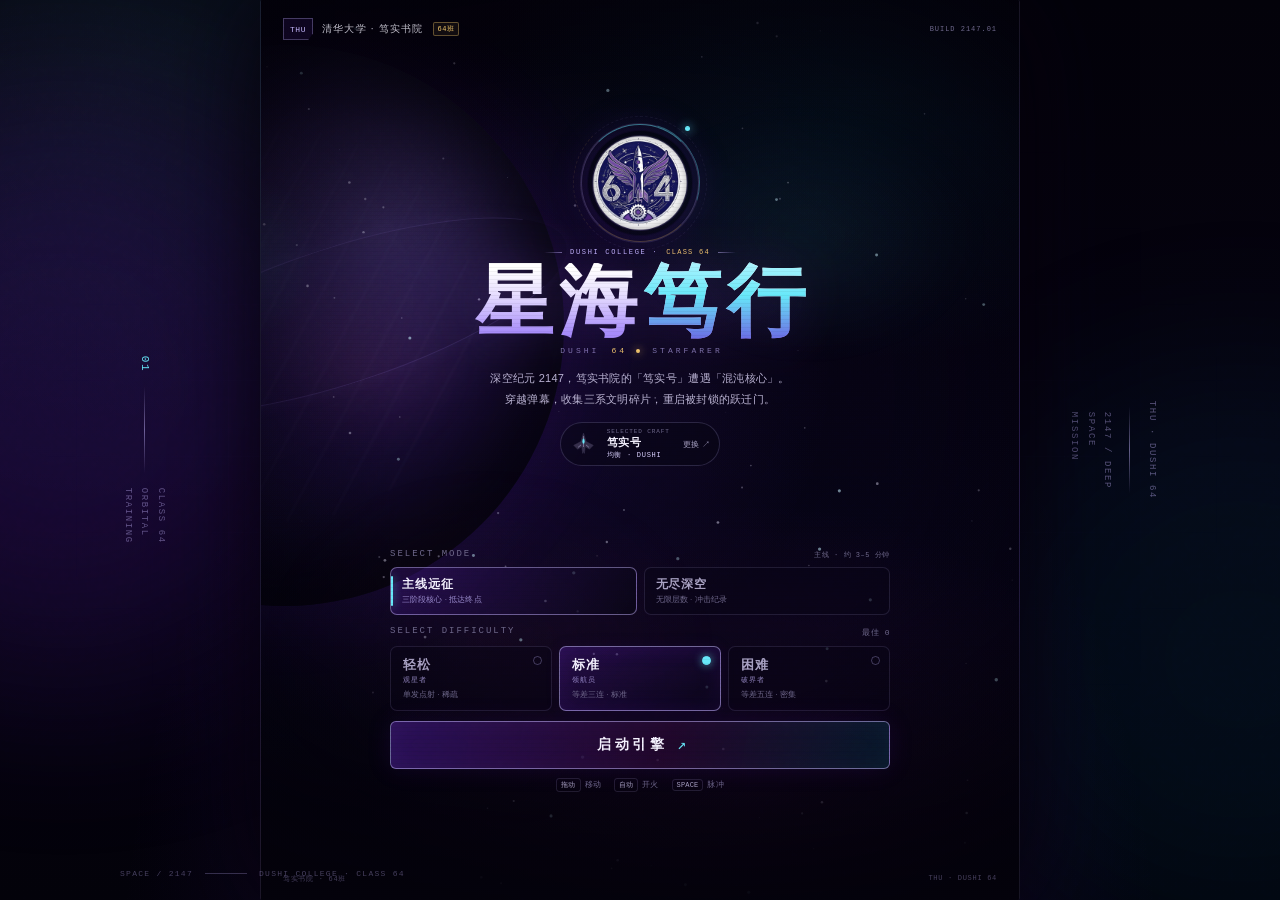
<file: index.html>
<!doctype html>
<html lang="zh-CN">
<head>
  <meta charset="utf-8">
  <meta name="viewport" content="width=device-width, initial-scale=1, viewport-fit=cover, user-scalable=no">
  <meta name="theme-color" content="#05030f">
  <meta name="description" content="笃实书院64班特色小游戏《星海笃行》——躲避弹幕，收集三系知识，击败混沌核心，抵达跃迁终点。">
  <meta name="application-name" content="星海笃行64班">
  <meta name="apple-mobile-web-app-capable" content="yes">
  <meta name="mobile-web-app-capable" content="yes">
  <meta name="apple-mobile-web-app-status-bar-style" content="black-translucent">
  <meta name="apple-mobile-web-app-title" content="星海笃行 · 64班">
  <meta name="format-detection" content="telephone=no">
  <meta property="og:type" content="website">
  <meta property="og:locale" content="zh_CN">
  <meta property="og:site_name" content="笃实书院64班">
  <meta property="og:title" content="星海笃行 · 笃实书院64班">
  <meta property="og:description" content="笃实书院64班特色小游戏：选择战机，穿越弹幕，收集三系知识，击败混沌核心。支持手机与桌面浏览器。">
  <meta name="twitter:card" content="summary">
  <meta name="twitter:title" content="星海笃行 · 笃实书院64班">
  <meta name="twitter:description" content="笃实书院64班特色小游戏：选择战机，穿越弹幕，收集三系知识，击败混沌核心。">
  <title>星海笃行 · 笃实书院64班</title>
  <link rel="icon" href="data:image/svg+xml,%3Csvg xmlns='http://www.w3.org/2000/svg' viewBox='0 0 64 64'%3E%3Crect width='64' height='64' rx='14' fill='%2305030f'/%3E%3Ccircle cx='32' cy='32' r='22' fill='none' stroke='%23a78bfa' stroke-width='2'/%3E%3Ctext x='32' y='41' text-anchor='middle' font-size='28' fill='%2367e8f9'%3E%E7%AC%83%3C/text%3E%3C/svg%3E">
  <link rel="stylesheet" href="styles.css">
</head>
<body>
  <div class="site">
    <div class="site-glow site-glow-a" aria-hidden="true"></div>
    <div class="site-glow site-glow-b" aria-hidden="true"></div>
    <div class="site-grid" aria-hidden="true"></div>

    <aside class="side-meta side-meta-left" aria-hidden="true">
      <span class="side-index">01</span>
      <span class="side-rule"></span>
      <span>CLASS 64<br>ORBITAL<br>TRAINING</span>
    </aside>

    <aside class="side-meta side-meta-right" aria-hidden="true">
      <span>THU · DUSHI 64</span>
      <span class="side-rule"></span>
      <span>2147 / DEEP<br>SPACE<br>MISSION</span>
    </aside>

    <main id="frame" aria-label="星海笃行游戏画面">
      <canvas id="game" aria-label="太空射击游戏画布"></canvas>
      <div class="planet" aria-hidden="true"></div>
      <div class="nebula" aria-hidden="true"></div>
      <div class="frame-grid" aria-hidden="true"></div>
      <div class="vignette" aria-hidden="true"></div>
      <div class="scanlines" aria-hidden="true"></div>
      <div id="damage-flash" aria-hidden="true"></div>

      <div id="hud" class="hud" hidden>
        <header class="hud-top">
          <div class="hud-score">
            <span class="micro">SCORE</span>
            <strong id="score-value">000000</strong>
          </div>
          <div class="hud-tools">
            <div class="hud-meta">
              <span id="diff-pill">标准</span>
              <span id="time-value">00:00</span>
            </div>
            <button class="icon-btn" id="btn-sound" type="button" aria-label="切换声音" aria-pressed="true">
              <svg class="icon-sound-on" viewBox="0 0 24 24" aria-hidden="true"><path d="M4 9v6h4l5 4V5L8 9H4Z"/><path d="M16.5 8.5a5 5 0 0 1 0 7"/><path d="M19 6a8.5 8.5 0 0 1 0 12"/></svg>
              <svg class="icon-sound-off" viewBox="0 0 24 24" aria-hidden="true"><path d="M4 9v6h4l5 4V5L8 9H4Z"/><path d="m16 9 5 6M21 9l-5 6"/></svg>
            </button>
            <button class="icon-btn" id="btn-pause" type="button" aria-label="暂停游戏">
              <svg viewBox="0 0 24 24" aria-hidden="true"><path d="M8 5v14M16 5v14"/></svg>
            </button>
          </div>
        </header>

        <div class="hud-class" aria-hidden="true">
          <span class="hud-class-icon"></span>
          <span class="hud-class-label">DUSHI 64</span>
        </div>

        <div id="boss-ui" class="boss-ui" hidden>
          <div class="boss-caption">
            <span class="boss-warning">TARGET LOCKED</span>
            <span id="boss-phase">航天协议</span>
            <span id="boss-hp-text">100%</span>
          </div>
          <div class="boss-track" role="progressbar" aria-label="Boss 生命值" aria-valuemin="0" aria-valuemax="100" aria-valuenow="100">
            <div id="boss-fill" class="boss-fill"></div>
            <i class="boss-tick boss-tick-a"></i>
            <i class="boss-tick boss-tick-b"></i>
          </div>
        </div>

        <div id="power-rail" class="power-rail" aria-label="三系强化等级">
          <div class="power-chip power-aero">
            <span class="power-icon" aria-hidden="true">
              <svg viewBox="0 0 24 24"><path d="M12 2c3.4 2.8 5 6.6 5 11l-2.2 2.2H9.2L7 13c0-4.4 1.6-8.2 5-11Z"/><path d="M8 15.5 5.5 19l1 1.2 3.8-2M16 15.5l2.5 3.5-1 1.2-3.8-2"/><circle cx="12" cy="9" r="1.7"/></svg>
            </span>
            <span class="power-copy"><b>航空航天</b><span class="pips" id="pips-aero"></span></span>
            <span class="power-lv" id="lvl-aero">0</span>
          </div>
          <div class="power-chip power-code">
            <span class="power-icon power-icon-code" aria-hidden="true">&lt;/&gt;</span>
            <span class="power-copy"><b>软件学院</b><span class="pips" id="pips-code"></span></span>
            <span class="power-lv" id="lvl-code">0</span>
          </div>
          <div class="power-chip power-ie">
            <span class="power-icon" aria-hidden="true">
              <svg viewBox="0 0 24 24"><circle cx="12" cy="12" r="3.1"/><path d="M12 2.5v3M12 18.5v3M2.5 12h3M18.5 12h3M5.3 5.3l2.1 2.1M16.6 16.6l2.1 2.1M18.7 5.3l-2.1 2.1M7.4 16.6l-2.1 2.1"/></svg>
            </span>
            <span class="power-copy"><b>工业工程系</b><span class="pips" id="pips-ie"></span></span>
            <span class="power-lv" id="lvl-ie">0</span>
          </div>
        </div>

        <div class="bottom-hud">
          <div class="integrity">
            <div class="integrity-caption"><span>结构完整度</span><span id="hp-text">3 / 3</span></div>
            <div class="hp-pips" id="hp-pips" aria-label="生命值"></div>
            <div class="shield-line">
              <span>算法护盾</span>
              <div class="shield-pips" id="shield-pips" aria-label="护盾值"></div>
            </div>
          </div>

          <button id="bomb-btn" class="bomb-btn" type="button" aria-label="释放笃实脉冲，当前充能 0%">
            <span class="bomb-ring" aria-hidden="true"></span>
            <span class="bomb-core">
              <svg viewBox="0 0 24 24" aria-hidden="true"><path d="m12 2 2.2 6.1L21 10l-5.4 3.5L17 21l-5-3.8L7 21l1.4-7.5L3 10l6.8-1.9L12 2Z"/></svg>
              <b>脉冲</b>
            </span>
            <span class="bomb-charge" id="bomb-charge">0%</span>
          </button>
        </div>

        <div id="hint" class="hint">按住任意位置拖动 · 自动开火 · 收集三系徽章</div>

        <div id="boss-banner" class="boss-banner" hidden>
          <span class="banner-micro">WARNING</span>
          <strong>混沌核心 · 信号接入</strong>
          <span class="banner-sub">三系协议失序 / 准备规避</span>
        </div>

        <div id="knowledge-card" class="knowledge-card" role="status" aria-live="polite" hidden>
          <div class="knowledge-top">
            <span id="knowledge-dept">航天档案</span>
            <span id="knowledge-num">01 / 12</span>
          </div>
          <h3 id="knowledge-title">第一宇宙速度</h3>
          <p id="knowledge-text">约 7.9 km/s，是贴近地球表面做圆周运动所需的速度。</p>
          <span id="knowledge-gain" class="knowledge-gain">火力 +1</span>
        </div>

        <div id="stage-banner" class="stage-banner" hidden>
          <span id="stage-kicker">航段 01</span>
          <strong id="stage-title">外环星域</strong>
          <span id="stage-sub">保持航向 · 收集文明碎片</span>
        </div>
      </div>

      <section id="screen-title" class="screen title-screen" aria-labelledby="game-title">
        <div class="title-top">
          <div class="brand">
            <span class="brand-glyph">THU</span>
            <span>清华大学 · 笃实书院</span>
            <span class="brand-class">64班</span>
          </div>
          <span class="build-tag">BUILD 2147.01</span>
        </div>

        <div class="hero">
          <div class="seal" aria-hidden="true">
            <span class="seal-badge"></span>
            <span class="seal-ring seal-ring-a"></span>
            <span class="seal-ring seal-ring-b"></span>
            <i class="seal-satellite"></i>
          </div>
          <p class="kicker"><span></span> DUSHI COLLEGE · <em class="kicker-class">CLASS 64</em> <span></span></p>
          <h1 id="game-title">星海<span>笃行</span></h1>
          <div class="title-en">DUSHI <b>64</b> <i></i> STARFARER</div>
          <p class="lede">深空纪元 2147，笃实书院的「笃实号」遭遇「混沌核心」。<br>穿越弹幕，收集三系文明碎片，重启被封锁的跃迁门。</p>

          <button id="btn-ship" class="ship-chip" type="button" aria-haspopup="dialog">
            <span class="ship-chip-icon" id="ship-chip-icon" aria-hidden="true"></span>
            <span class="ship-chip-copy">
              <small>SELECTED CRAFT</small>
              <strong id="ship-chip-name">笃实号</strong>
              <em id="ship-chip-role">均衡</em>
            </span>
            <span class="ship-chip-action">更换 ↗</span>
          </button>
        </div>

        <div class="launch-panel">
          <div class="difficulty-head mode-head">
            <span class="micro">SELECT MODE</span>
            <span id="mode-note">主线 · 约 3–5 分钟</span>
          </div>

          <div class="mode-switch" id="mode-switch" role="radiogroup" aria-label="选择游戏模式">
            <button class="mode-option is-selected" type="button" data-mode="campaign" role="radio" aria-checked="true">
              <span class="mode-name">主线远征</span>
              <span class="mode-desc">三阶段核心 · 抵达终点</span>
            </button>
            <button class="mode-option" type="button" data-mode="endless" role="radio" aria-checked="false">
              <span class="mode-name">无尽深空</span>
              <span class="mode-desc">无限层数 · 冲击纪录</span>
            </button>
          </div>

          <div class="difficulty-head">
            <span class="micro">SELECT DIFFICULTY</span>
            <span id="best-score">最佳记录 0</span>
          </div>

          <div class="difficulty-grid" id="difficulty-grid" role="radiogroup" aria-label="选择游戏难度">
            <button class="difficulty-option" type="button" data-difficulty="easy" role="radio" aria-checked="false">
              <span class="diff-orbit" aria-hidden="true"></span>
              <span class="diff-name">轻松</span>
              <span class="diff-grade">观星者</span>
              <span class="diff-desc">单发点射 · 稀疏</span>
            </button>
            <button class="difficulty-option is-selected" type="button" data-difficulty="normal" role="radio" aria-checked="true">
              <span class="diff-orbit" aria-hidden="true"></span>
              <span class="diff-name">标准</span>
              <span class="diff-grade">领航员</span>
              <span class="diff-desc">等差三连 · 标准</span>
            </button>
            <button class="difficulty-option" type="button" data-difficulty="hard" role="radio" aria-checked="false">
              <span class="diff-orbit" aria-hidden="true"></span>
              <span class="diff-name">困难</span>
              <span class="diff-grade">破界者</span>
              <span class="diff-desc">等差五连 · 密集</span>
            </button>
          </div>

          <button id="btn-launch" class="launch-btn" type="button">
            <span class="launch-label" id="launch-label">启动引擎</span>
            <span class="launch-arrow" aria-hidden="true">↗</span>
          </button>

          <div class="controls-line">
            <span><i class="key">拖动</i> 移动</span>
            <span><i class="key">自动</i> 开火</span>
            <span><i class="key">SPACE</i> 脉冲</span>
          </div>
        </div>

        <footer class="title-foot">
          <span data-class-name>笃实书院 · 64班</span>
          <span>THU · DUSHI 64</span>
        </footer>
      </section>

      <section id="screen-pause" class="screen overlay" hidden aria-labelledby="pause-title">
        <div class="pause-panel panel">
          <span class="panel-kicker">DUSHI 64 · SIGNAL SUSPENDED</span>
          <h2 id="pause-title">航行暂停</h2>
          <p class="panel-copy">宇宙仍在呼吸，弹幕暂时静止。</p>
          <div class="control-list">
            <div><span>移动</span><b>拖动 / WASD / 方向键</b></div>
            <div><span>脉冲</span><b>SPACE / 右下按钮</b></div>
            <div><span>暂停</span><b>ESC / P</b></div>
            <div><span>静音</span><b>M</b></div>
          </div>
          <div class="panel-actions">
            <button id="btn-resume" class="btn-primary" type="button">继续航行</button>
            <button id="btn-restart-pause" class="btn-ghost" type="button">重新开始</button>
            <button id="btn-home-pause" class="btn-text" type="button">返回星港</button>
          </div>
        </div>
      </section>

      <section id="screen-result" class="screen overlay" hidden aria-labelledby="result-title">
        <div class="result-panel panel">
          <div class="result-head">
            <span id="result-kicker" class="panel-kicker">MISSION REPORT</span>
            <span id="result-status" class="result-status">SIGNAL LOST</span>
          </div>
          <h2 id="result-title">航行终止</h2>
          <p id="result-subtitle" class="panel-copy">混沌核心仍在呼吸。整理航迹，再次出发。</p>

          <div class="result-score">
            <span>本次航迹得分</span>
            <strong id="result-score">0</strong>
            <span id="result-best">最佳 0</span>
          </div>

          <div class="result-stats">
            <div><span>航行时间</span><b id="stat-time">00:00</b></div>
            <div><span>击毁目标</span><b id="stat-kills">0</b></div>
            <div><span>收集碎片</span><b id="stat-pickups">0</b></div>
            <div><span>擦弹次数</span><b id="stat-graze">0</b></div>
            <div id="stat-layer-cell" hidden><span>深空层数</span><b id="stat-layer">1</b></div>
          </div>

          <div class="result-disciplines">
            <span id="result-ship" class="result-ship">战机 · 笃实号</span>
            <span class="power-aero">航空航天 <b id="result-aero">0</b></span>
            <span class="power-code">软件学院 <b id="result-code">0</b></span>
            <span class="power-ie">工业工程系 <b id="result-ie">0</b></span>
          </div>

          <div id="result-cert" class="result-cert" hidden>
            <span class="cert-seal" aria-hidden="true"></span>
            <div>
              <span id="cert-owner">笃实书院 · 64班</span>
              <strong>深空航行纪念</strong>
              <p id="cert-line">已抵达跃迁终点 · 混沌核心已清除</p>
            </div>
          </div>

          <div id="result-knowledge" class="result-knowledge" hidden>
            <div class="result-knowledge-head">
              <span>本局知识档案</span>
              <span id="result-knowledge-count">0 张</span>
            </div>
            <div id="result-knowledge-list" class="result-knowledge-list"></div>
          </div>

          <div class="panel-actions result-actions">
            <button id="btn-again" class="btn-primary" type="button">再次出航</button>
            <button id="btn-home" class="btn-ghost" type="button">返回星港</button>
          </div>
        </div>
      </section>

      <section id="screen-ship" class="screen overlay ship-screen" hidden aria-labelledby="ship-title">
        <div class="ship-panel panel">
          <div class="result-head">
            <span class="panel-kicker">HANGAR / CRAFT SELECT</span>
            <span class="build-tag">04 AIRFRAMES</span>
          </div>
          <h2 id="ship-title">选择战机</h2>
          <p class="panel-copy">不同机体拥有独立的火力、结构与护盾配置。</p>
          <div id="ship-grid" class="ship-grid" role="radiogroup" aria-label="选择战机"></div>
          <div class="panel-actions result-actions">
            <button id="btn-ship-confirm" class="btn-primary" type="button">确认战机</button>
            <button id="btn-ship-close" class="btn-ghost" type="button">返回</button>
          </div>
        </div>
      </section>

      <div id="rotate-tip" class="rotate-tip" hidden>
        <span>为获得更好的弹幕视野，建议竖屏游玩</span>
      </div>
    </main>

    <div class="side-note" aria-hidden="true">
      <span>SPACE / 2147</span>
      <i></i>
      <span>DUSHI COLLEGE · CLASS 64</span>
    </div>
  </div>

  <script src="game.js" defer></script>
</body>
</html>
</file>
<file: styles.css>
/* =========================================================
   星海笃行 · Dushi Starfarer
   Visual system: deep-space neon / Tsinghua violet
   ========================================================= */

:root {
  --ink: #05030f;
  --ink-2: #090618;
  --ink-3: #0e0a22;
  --text: #f5f2ff;
  --muted: #a9a2c4;
  --faint: #6f688c;
  --violet: #a78bfa;
  --violet-bright: #c4b5fd;
  --violet-deep: #6d28d9;
  --thu: #8b1a8f;
  --cyan: #67e8f9;
  --cyan-soft: #a5f3fc;
  --gold: #f5c96b;
  --rose: #fb7185;
  --orange: #fb923c;
  --line: rgba(196, 181, 253, .16);
  --line-strong: rgba(196, 181, 253, .34);
  --glass: rgba(12, 9, 28, .68);
  --glass-heavy: rgba(8, 6, 20, .9);
  --font-sans: "Noto Sans SC", "PingFang SC", "Microsoft YaHei", "Segoe UI", sans-serif;
  --font-display: "Noto Sans SC", "PingFang SC", "Microsoft YaHei", sans-serif;
  --font-mono: "Cascadia Code", "SFMono-Regular", Consolas, "Liberation Mono", monospace;
  --safe-top: env(safe-area-inset-top, 0px);
  --safe-bottom: env(safe-area-inset-bottom, 0px);
  --ease-out: cubic-bezier(.16, 1, .3, 1);
  --class-badge-img: url("assets/brand/class64-badge.png");
}

* { box-sizing: border-box; }

html, body {
  height: 100%;
  margin: 0;
  overflow: hidden;
  background: var(--ink);
  color: var(--text);
  overscroll-behavior: none;
}

body {
  font-family: var(--font-sans);
  -webkit-font-smoothing: antialiased;
  -webkit-tap-highlight-color: transparent;
  -webkit-touch-callout: none;
  -webkit-user-select: none;
  user-select: none;
}

button { font: inherit; color: inherit; }
button:focus-visible { outline: 2px solid var(--cyan); outline-offset: 3px; }
[hidden] { display: none !important; }

.site {
  position: relative;
  width: 100%;
  height: 100%;
  display: grid;
  place-items: center;
  isolation: isolate;
  background:
    radial-gradient(ellipse at 50% 115%, rgba(109, 40, 217, .20), transparent 58%),
    radial-gradient(ellipse at 12% 6%, rgba(103, 232, 249, .07), transparent 38%),
    linear-gradient(180deg, #03020a 0%, #060310 50%, #03020a 100%);
}

.site::before {
  content: "";
  position: fixed;
  inset: 0;
  background-image: url("data:image/svg+xml,%3Csvg viewBox='0 0 160 160' xmlns='http://www.w3.org/2000/svg'%3E%3Cfilter id='n'%3E%3CfeTurbulence type='fractalNoise' baseFrequency='.9' numOctaves='2' stitchTiles='stitch'/%3E%3C/filter%3E%3Crect width='100%25' height='100%25' filter='url(%23n)' opacity='.16'/%3E%3C/svg%3E");
  opacity: .22;
  pointer-events: none;
  z-index: 9;
  mix-blend-mode: soft-light;
}

.site-glow {
  position: fixed;
  width: 46vw;
  height: 46vw;
  min-width: 420px;
  min-height: 420px;
  border-radius: 50%;
  filter: blur(100px);
  opacity: .28;
  pointer-events: none;
  z-index: -1;
}
.site-glow-a { left: -18vw; top: 10vh; background: rgba(109, 40, 217, .65); }
.site-glow-b { right: -20vw; bottom: -6vh; background: rgba(8, 145, 178, .28); }

.site-grid {
  position: fixed;
  inset: 0;
  z-index: -1;
  opacity: .13;
  background-image:
    linear-gradient(rgba(167, 139, 250, .32) 1px, transparent 1px),
    linear-gradient(90deg, rgba(167, 139, 250, .32) 1px, transparent 1px);
  background-size: 76px 76px;
  mask-image: radial-gradient(ellipse at center, #000 0%, transparent 72%);
  -webkit-mask-image: radial-gradient(ellipse at center, #000 0%, transparent 72%);
}

.side-meta {
  position: fixed;
  top: 50%;
  transform: translateY(-50%);
  display: flex;
  align-items: center;
  gap: 14px;
  color: rgba(196, 181, 253, .44);
  font-family: var(--font-mono);
  font-size: 9px;
  letter-spacing: .18em;
  line-height: 1.8;
  writing-mode: vertical-rl;
  pointer-events: none;
}
.side-meta-left { left: max(24px, calc(50vw - 520px)); }
.side-meta-right { right: max(24px, calc(50vw - 520px)); flex-direction: column; }
.side-index { color: var(--cyan); font-size: 11px; }
.side-rule { width: 1px; height: 88px; background: linear-gradient(180deg, transparent, rgba(196,181,253,.5), transparent); }

.side-note {
  position: fixed;
  bottom: 22px;
  left: max(24px, calc(50vw - 520px));
  display: flex;
  align-items: center;
  gap: 12px;
  color: rgba(196, 181, 253, .34);
  font-family: var(--font-mono);
  font-size: 8px;
  letter-spacing: .16em;
  pointer-events: none;
}
.side-note i { width: 42px; height: 1px; background: rgba(196,181,253,.25); }

/* ---------- game frame ---------- */
#frame {
  position: relative;
  width: min(760px, 100vw);
  height: 100vh;
  height: 100dvh;
  max-height: 100vh;
  max-height: 100dvh;
  overflow: hidden;
  isolation: isolate;
  background:
    radial-gradient(ellipse 80% 46% at 80% 10%, rgba(8, 145, 178, .13), transparent 65%),
    radial-gradient(ellipse 90% 58% at 16% 42%, rgba(109, 40, 217, .20), transparent 66%),
    radial-gradient(ellipse 80% 50% at 65% 88%, rgba(139, 26, 143, .14), transparent 64%),
    linear-gradient(180deg, #04020c 0%, #070415 42%, #08051a 70%, #03020a 100%);
  border-left: 1px solid rgba(196, 181, 253, .10);
  border-right: 1px solid rgba(196, 181, 253, .10);
  box-shadow: 0 0 100px rgba(0,0,0,.9), 0 0 120px rgba(109,40,217,.09);
  touch-action: none;
}

#game {
  position: absolute;
  inset: 0;
  width: 100%;
  height: 100%;
  z-index: 1;
  display: block;
  touch-action: none;
}

.planet {
  position: absolute;
  z-index: 0;
  width: 74%;
  aspect-ratio: 1;
  left: -34%;
  top: 5%;
  border-radius: 50%;
  background:
    radial-gradient(circle at 68% 32%, rgba(167, 139, 250, .38), rgba(35, 24, 69, .6) 36%, rgba(10, 7, 25, .95) 65%, #05030f 74%);
  box-shadow:
    inset -40px -30px 90px rgba(0, 0, 0, .9),
    inset 20px 10px 70px rgba(103, 232, 249, .06),
    0 0 90px rgba(109, 40, 217, .16);
  opacity: .72;
  pointer-events: none;
}
.planet::before {
  content: "";
  position: absolute;
  inset: 15%;
  border-radius: 50%;
  background:
    radial-gradient(ellipse at 40% 32%, rgba(103, 232, 249, .12), transparent 22%),
    radial-gradient(ellipse at 70% 60%, rgba(251, 113, 133, .08), transparent 30%),
    repeating-linear-gradient(118deg, transparent 0 17px, rgba(196, 181, 253, .045) 18px 19px, transparent 20px 38px);
  filter: blur(1px);
}
.planet::after {
  content: "";
  position: absolute;
  left: 18%;
  top: 36%;
  width: 84%;
  height: 24%;
  border: 1px solid rgba(167, 139, 250, .22);
  border-left-color: transparent;
  border-right-color: transparent;
  border-radius: 50%;
  transform: rotate(-18deg);
  box-shadow: 0 0 18px rgba(167, 139, 250, .08);
}

.nebula {
  position: absolute;
  z-index: 0;
  inset: 0;
  pointer-events: none;
  background:
    radial-gradient(ellipse 34% 20% at 72% 26%, rgba(103, 232, 249, .06), transparent 70%),
    radial-gradient(ellipse 44% 29% at 30% 72%, rgba(251, 113, 133, .045), transparent 70%);
  filter: blur(14px);
  animation: nebulaDrift 18s ease-in-out infinite alternate;
}
@keyframes nebulaDrift {
  from { transform: scale(1) translate3d(0, 0, 0); opacity: .8; }
  to { transform: scale(1.08) translate3d(1.4%, -1.1%, 0); opacity: 1; }
}

.frame-grid {
  position: absolute;
  z-index: 0;
  left: -10%;
  right: -10%;
  bottom: -8%;
  height: 35%;
  pointer-events: none;
  background-image:
    linear-gradient(rgba(103, 232, 249, .10) 1px, transparent 1px),
    linear-gradient(90deg, rgba(103, 232, 249, .10) 1px, transparent 1px);
  background-size: 44px 32px;
  transform: perspective(320px) rotateX(63deg);
  transform-origin: center bottom;
  mask-image: linear-gradient(to top, #000 0%, transparent 86%);
  -webkit-mask-image: linear-gradient(to top, #000 0%, transparent 86%);
  opacity: .5;
}

.vignette {
  position: absolute;
  z-index: 6;
  inset: 0;
  pointer-events: none;
  background:
    radial-gradient(ellipse at center, transparent 46%, rgba(2, 1, 8, .45) 82%, rgba(2, 1, 8, .82) 100%),
    linear-gradient(180deg, rgba(3, 2, 10, .42), transparent 14%, transparent 84%, rgba(3, 2, 10, .62));
}

.scanlines {
  position: absolute;
  z-index: 20;
  inset: 0;
  pointer-events: none;
  opacity: .22;
  background: repeating-linear-gradient(180deg, transparent 0 3px, rgba(0, 0, 0, .20) 3px 4px);
  mix-blend-mode: multiply;
}

#damage-flash {
  position: absolute;
  z-index: 19;
  inset: 0;
  pointer-events: none;
  opacity: 0;
  background: radial-gradient(ellipse at center, transparent 40%, rgba(251, 113, 133, .34) 100%);
  transition: opacity .18s ease-out;
}
#damage-flash.is-active { opacity: 1; transition: none; }

/* ---------- HUD ---------- */
.hud {
  position: absolute;
  inset: 0;
  z-index: 10;
  pointer-events: none;
  padding: calc(14px + var(--safe-top)) 16px calc(16px + var(--safe-bottom));
  font-family: var(--font-sans);
  animation: hudIn .55s var(--ease-out) both;
}
@keyframes hudIn { from { opacity: 0; transform: translateY(5px); } }

.hud-top {
  display: flex;
  align-items: flex-start;
  justify-content: space-between;
  gap: 12px;
}

.hud-score { display: flex; flex-direction: column; gap: 1px; }
.micro {
  color: var(--faint);
  font-family: var(--font-mono);
  font-size: 8px;
  letter-spacing: .22em;
  line-height: 1.5;
}
.hud-score strong {
  color: var(--text);
  font-family: var(--font-mono);
  font-size: 21px;
  font-weight: 500;
  letter-spacing: .06em;
  text-shadow: 0 0 18px rgba(196,181,253,.35);
  font-variant-numeric: tabular-nums;
}

.hud-tools { display: flex; align-items: center; gap: 7px; pointer-events: auto; }
.hud-class {
  position: absolute;
  top: calc(16px + var(--safe-top));
  left: 50%;
  transform: translateX(-50%);
  display: flex;
  align-items: center;
  gap: 5px;
  opacity: .58;
  pointer-events: none;
}
.hud-class-icon { width: 21px; height: 21px; border: 1px solid rgba(245, 201, 107, .24); border-radius: 50%; background-color: rgba(5, 3, 15, .45); background-image: var(--class-badge-img); background-position: center; background-size: cover; filter: brightness(1.12) saturate(.95); box-shadow: 0 0 10px rgba(167, 139, 250, .18); }
.hud-class-label { color: var(--violet-bright); font-family: var(--font-mono); font-size: 6px; letter-spacing: .16em; }
.hud-meta {
  display: flex;
  flex-direction: column;
  align-items: flex-end;
  gap: 2px;
  margin-right: 3px;
  color: var(--muted);
  font-family: var(--font-mono);
  font-size: 9px;
  letter-spacing: .12em;
  line-height: 1.35;
}
#diff-pill {
  padding: 2px 7px;
  border: 1px solid rgba(196,181,253,.18);
  border-radius: 999px;
  color: var(--violet-bright);
  background: rgba(109, 40, 217, .10);
  font-size: 8px;
}
#time-value { font-size: 11px; color: var(--text); font-variant-numeric: tabular-nums; }

.icon-btn {
  display: grid;
  place-items: center;
  width: 34px;
  height: 34px;
  padding: 0;
  border: 1px solid rgba(196,181,253,.16);
  border-radius: 9px;
  background: rgba(9, 6, 22, .56);
  color: var(--muted);
  cursor: pointer;
  transition: border-color .18s, color .18s, background .18s;
}
.icon-btn:hover { color: var(--text); border-color: rgba(196,181,253,.38); background: rgba(109,40,217,.14); }
.icon-btn svg { width: 17px; height: 17px; fill: none; stroke: currentColor; stroke-width: 1.6; stroke-linecap: round; stroke-linejoin: round; }
.icon-btn .icon-sound-off { display: none; }
body.is-muted .icon-btn .icon-sound-on { display: none; }
body.is-muted .icon-btn .icon-sound-off { display: block; }
.icon-btn .icon-sound-on path:first-child,
.icon-btn .icon-sound-off path:first-child { fill: currentColor; stroke: none; opacity: .85; }

/* boss */
.boss-ui {
  margin: 12px auto 0;
  width: min(100%, 540px);
  padding: 8px 10px 9px;
  border: 1px solid rgba(251, 113, 133, .20);
  border-radius: 8px;
  background: linear-gradient(180deg, rgba(30, 8, 24, .68), rgba(9, 5, 20, .58));
  box-shadow: 0 0 26px rgba(251, 113, 133, .08);
  animation: bossIn .5s var(--ease-out) both;
}
@keyframes bossIn { from { opacity: 0; transform: translateY(-8px); } }
.boss-caption {
  display: flex;
  align-items: center;
  gap: 8px;
  margin-bottom: 6px;
  font-family: var(--font-mono);
  font-size: 8px;
  letter-spacing: .1em;
  color: var(--muted);
}
.boss-warning { color: var(--rose); letter-spacing: .18em; }
#boss-phase { color: var(--violet-bright); min-width: 0; overflow: hidden; text-overflow: ellipsis; white-space: nowrap; }
#boss-hp-text { margin-left: auto; color: var(--text); font-variant-numeric: tabular-nums; }
.boss-track {
  position: relative;
  height: 6px;
  border-radius: 99px;
  background: rgba(255, 255, 255, .08);
  overflow: hidden;
}
.boss-fill {
  position: absolute;
  inset: 0;
  width: 100%;
  transform-origin: left center;
  border-radius: inherit;
  background: linear-gradient(90deg, #7c3aed, #fb7185 58%, #f5c96b);
  box-shadow: 0 0 16px rgba(251, 113, 133, .5);
  transition: transform .18s linear;
}
.boss-tick { position: absolute; top: 0; bottom: 0; width: 1px; background: rgba(5,3,15,.8); }
.boss-tick-a { left: 33.33%; }
.boss-tick-b { left: 66.66%; }
#boss-ui.is-transition .boss-fill { animation: bossPulse .5s ease-in-out infinite alternate; }
@keyframes bossPulse { to { filter: brightness(1.8); } }

/* power rail */
.power-rail {
  display: flex;
  gap: 6px;
  margin: 10px auto 0;
  width: min(100%, 540px);
  transition: margin-top .25s ease;
}
.hud.boss-active .power-rail { margin-top: 7px; }
.power-chip {
  display: flex;
  align-items: center;
  gap: 6px;
  flex: 1;
  min-width: 0;
  padding: 6px 7px;
  border: 1px solid rgba(196,181,253,.11);
  border-radius: 7px;
  background: rgba(8, 5, 19, .48);
}
.power-icon {
  display: grid;
  place-items: center;
  width: 18px;
  height: 18px;
  flex: 0 0 18px;
  color: currentColor;
}
.power-icon svg { width: 17px; height: 17px; fill: none; stroke: currentColor; stroke-width: 1.4; stroke-linecap: round; stroke-linejoin: round; }
.power-icon-code { font-family: var(--font-mono); font-size: 10px; letter-spacing: -.08em; }
.power-copy { display: flex; flex-direction: column; gap: 3px; min-width: 0; }
.power-copy b { font-size: 9px; font-weight: 500; letter-spacing: .02em; white-space: nowrap; }
.power-lv { margin-left: auto; font-family: var(--font-mono); font-size: 9px; opacity: .7; }
.power-aero { color: var(--gold); }
.power-code { color: var(--cyan); }
.power-ie { color: var(--violet-bright); }
.power-aero .power-icon { text-shadow: 0 0 12px rgba(245,201,107,.35); }
.power-code .power-icon { text-shadow: 0 0 12px rgba(103,232,249,.35); }
.power-ie .power-icon { text-shadow: 0 0 12px rgba(196,181,253,.35); }

.pips { display: flex; gap: 2px; height: 3px; }
.pips i {
  display: block;
  width: 8px;
  height: 3px;
  border-radius: 99px;
  background: rgba(255,255,255,.12);
  transition: background .2s, box-shadow .2s;
}
.power-aero .pips i.on { background: var(--gold); box-shadow: 0 0 6px rgba(245,201,107,.55); }
.power-code .pips i.on { background: var(--cyan); box-shadow: 0 0 6px rgba(103,232,249,.55); }
.power-ie .pips i.on { background: var(--violet); box-shadow: 0 0 6px rgba(167,139,250,.55); }

/* bottom hud */
.bottom-hud {
  position: absolute;
  left: 16px;
  right: 16px;
  bottom: calc(16px + var(--safe-bottom));
  display: flex;
  align-items: flex-end;
  justify-content: space-between;
  gap: 14px;
  padding-left: 92px;
}
.integrity { display: flex; flex-direction: column; gap: 5px; min-width: 148px; }
.integrity-caption { display: flex; gap: 8px; align-items: center; color: var(--faint); font-size: 8px; letter-spacing: .12em; }
.integrity-caption span:last-child { color: var(--text); font-family: var(--font-mono); font-size: 9px; letter-spacing: .04em; }
.hp-pips { display: flex; gap: 4px; }
.hp-pip {
  width: 22px;
  height: 7px;
  border: 1px solid rgba(251, 113, 133, .38);
  border-radius: 2px;
  background: rgba(251,113,133,.10);
  transform: skewX(-18deg);
  transition: background .22s, box-shadow .22s, opacity .22s;
}
.hp-pip.on {
  background: linear-gradient(90deg, #fb7185, #f5c96b);
  box-shadow: 0 0 10px rgba(251,113,133,.38);
}
.hp-pip.empty { opacity: .28; }
.shield-line { display: flex; align-items: center; gap: 7px; color: var(--faint); font-size: 8px; letter-spacing: .06em; }
.shield-pips { display: flex; gap: 3px; }
.shield-pips i {
  width: 11px;
  height: 4px;
  border-radius: 99px;
  background: rgba(103,232,249,.10);
  border: 1px solid rgba(103,232,249,.14);
}
.shield-pips i.on { background: var(--cyan); border-color: var(--cyan); box-shadow: 0 0 7px rgba(103,232,249,.65); }

.bomb-btn {
  position: absolute;
  left: 0;
  bottom: 0;
  display: grid;
  place-items: center;
  width: 76px;
  height: 76px;
  padding: 0;
  border: 0;
  border-radius: 50%;
  background: transparent;
  color: var(--faint);
  cursor: pointer;
  pointer-events: auto;
  transition: transform .14s ease, color .25s ease;
}
.bomb-btn:active { transform: scale(.94); }
.bomb-btn:disabled { cursor: default; }
.bomb-ring {
  position: absolute;
  inset: 0;
  border-radius: inherit;
  background: conic-gradient(var(--violet) calc(var(--charge, 0) * 1%), rgba(196,181,253,.12) 0);
  -webkit-mask: radial-gradient(farthest-side, transparent calc(100% - 2px), #000 calc(100% - 1.5px));
  mask: radial-gradient(farthest-side, transparent calc(100% - 2px), #000 calc(100% - 1.5px));
  opacity: .9;
}
.bomb-core {
  display: flex;
  flex-direction: column;
  align-items: center;
  justify-content: center;
  gap: 1px;
  width: 60px;
  height: 60px;
  border: 1px solid rgba(196,181,253,.16);
  border-radius: 50%;
  background: radial-gradient(circle at 40% 32%, rgba(109,40,217,.32), rgba(9,6,20,.86) 68%);
  box-shadow: inset 0 0 16px rgba(0,0,0,.5);
  transition: border-color .3s, box-shadow .3s, background .3s;
}
.bomb-core svg { width: 18px; height: 18px; fill: none; stroke: currentColor; stroke-width: 1.2; stroke-linejoin: round; }
.bomb-core b { font-size: 8px; font-weight: 500; letter-spacing: .12em; }
.bomb-charge { position: absolute; bottom: -2px; font-family: var(--font-mono); font-size: 8px; letter-spacing: .04em; color: var(--faint); }
.bomb-btn.is-ready { color: var(--violet-bright); }
.bomb-btn.is-ready .bomb-core {
  border-color: rgba(196,181,253,.62);
  background: radial-gradient(circle at 40% 32%, rgba(167,139,250,.55), rgba(46,16,101,.92) 68%);
  box-shadow: 0 0 22px rgba(167,139,250,.38), inset 0 0 16px rgba(255,255,255,.12);
  animation: bombReady 1.8s ease-in-out infinite;
}
.bomb-btn.is-ready .bomb-charge { color: var(--violet-bright); }
.bomb-btn.is-ready .bomb-ring { animation: bombSpin 4s linear infinite; }
@keyframes bombReady { 50% { box-shadow: 0 0 34px rgba(167,139,250,.62), inset 0 0 18px rgba(255,255,255,.18); } }
@keyframes bombSpin { to { transform: rotate(360deg); } }

.hint {
  position: absolute;
  left: 50%;
  bottom: calc(108px + var(--safe-bottom));
  transform: translateX(-50%);
  padding: 7px 13px;
  border: 1px solid rgba(196,181,253,.22);
  border-radius: 99px;
  background: rgba(8,5,20,.82);
  color: rgba(245,242,255,.86);
  font-size: 9.5px;
  letter-spacing: .05em;
  white-space: nowrap;
  box-shadow: 0 8px 26px rgba(0,0,0,.28);
  opacity: 0;
  transition: opacity .6s ease;
  pointer-events: none;
}
.hint.is-visible { opacity: 1; }
.hint.is-gone { opacity: 0; }

/* knowledge card */
.knowledge-card {
  position: absolute;
  z-index: 13;
  left: 14px;
  top: calc(112px + var(--safe-top));
  width: min(250px, calc(100% - 28px));
  padding: 8px 10px 9px;
  border: 1px solid rgba(196,181,253,.20);
  border-left: 2px solid var(--cyan);
  border-radius: 4px 10px 10px 4px;
  background:
    linear-gradient(120deg, rgba(14,10,32,.92), rgba(8,6,20,.76));
  box-shadow: 0 18px 40px rgba(0,0,0,.35), 0 0 28px rgba(103,232,249,.05);
  pointer-events: none;
  opacity: 0;
  transform: translateX(-18px);
  transition: opacity .26s ease, transform .4s var(--ease-out);
}
.knowledge-card.is-visible { opacity: 1; transform: translateX(0); }
.knowledge-card[data-dept="aero"] { border-left-color: var(--gold); }
.knowledge-card[data-dept="code"] { border-left-color: var(--cyan); }
.knowledge-card[data-dept="ie"] { border-left-color: var(--violet); }
.knowledge-top { display: flex; justify-content: space-between; align-items: center; margin-bottom: 3px; font-family: var(--font-mono); font-size: 7px; letter-spacing: .12em; color: var(--faint); }
#knowledge-dept { color: var(--cyan); }
.knowledge-card[data-dept="aero"] #knowledge-dept { color: var(--gold); }
.knowledge-card[data-dept="ie"] #knowledge-dept { color: var(--violet); }
.knowledge-card h3 { margin: 0 0 3px; font-size: 12px; font-weight: 600; letter-spacing: .02em; color: var(--text); }
.knowledge-card p { margin: 0; color: #bbb4d4; font-size: 9px; line-height: 1.5; letter-spacing: .01em; }
.knowledge-gain { display: inline-block; margin-top: 5px; color: var(--cyan); font-family: var(--font-mono); font-size: 7px; letter-spacing: .08em; }
.knowledge-card[data-dept="aero"] .knowledge-gain { color: var(--gold); }
.knowledge-card[data-dept="ie"] .knowledge-gain { color: var(--violet-bright); }

/* banners */
.boss-banner {
  position: absolute;
  z-index: 14;
  left: 50%;
  top: 32%;
  transform: translate(-50%, -50%);
  display: flex;
  flex-direction: column;
  align-items: center;
  gap: 4px;
  width: 100%;
  padding: 22px 16px;
  text-align: center;
  background: linear-gradient(90deg, transparent, rgba(70, 10, 40, .52) 22%, rgba(70, 10, 40, .52) 78%, transparent);
  border-top: 1px solid rgba(251,113,133,.24);
  border-bottom: 1px solid rgba(251,113,133,.24);
  animation: warningIn .5s var(--ease-out) both;
  pointer-events: none;
}
.boss-banner.is-out { animation: warningOut .45s ease-in both; }
@keyframes warningIn { from { opacity: 0; transform: translate(-50%, -44%) scaleX(.92); } }
@keyframes warningOut { to { opacity: 0; transform: translate(-50%, -56%); } }
.banner-micro { color: var(--rose); font-family: var(--font-mono); font-size: 9px; letter-spacing: .4em; animation: warningBlink .8s steps(2, end) infinite; }
@keyframes warningBlink { 50% { opacity: .3; } }
.boss-banner strong { font-size: clamp(18px, 5vw, 26px); letter-spacing: .12em; font-weight: 600; }
.banner-sub { color: var(--muted); font-family: var(--font-mono); font-size: 8px; letter-spacing: .12em; }

.stage-banner {
  position: absolute;
  z-index: 12;
  left: 18px;
  top: 40%;
  display: flex;
  flex-direction: column;
  gap: 3px;
  max-width: calc(100% - 36px);
  padding: 12px 18px 13px 14px;
  border: 1px solid rgba(196,181,253,.14);
  border-left: 2px solid var(--violet);
  border-radius: 2px 8px 8px 2px;
  background:
    linear-gradient(100deg, rgba(12,8,28,.90), rgba(9,6,22,.72));
  box-shadow: 0 16px 38px rgba(0,0,0,.32), 0 0 24px rgba(109,40,217,.07);
  pointer-events: none;
  opacity: 0;
  transform: translateX(-12px);
  transition: opacity .35s ease, transform .55s var(--ease-out);
}
.stage-banner.is-visible { opacity: 1; transform: none; }
.stage-banner span { font-family: var(--font-mono); font-size: 8px; letter-spacing: .12em; color: var(--faint); }
.stage-banner strong { font-size: 17px; font-weight: 500; letter-spacing: .08em; color: var(--text); }
#stage-sub { font-family: var(--font-sans); font-size: 9px; color: #b9b1d2; letter-spacing: .03em; }
#stage-kicker { color: var(--violet-bright); }

/* ---------- title screen ---------- */
.screen {
  position: absolute;
  inset: 0;
  z-index: 15;
  display: flex;
  flex-direction: column;
  overflow-y: auto;
  scrollbar-width: none;
}
.screen::-webkit-scrollbar { display: none; }

.title-screen {
  padding: calc(18px + var(--safe-top)) 22px calc(16px + var(--safe-bottom));
  justify-content: space-between;
  gap: 14px;
  background:
    linear-gradient(180deg, rgba(4,2,12,.34) 0%, rgba(4,2,12,.08) 30%, rgba(4,2,12,.18) 66%, rgba(4,2,12,.76) 100%);
}
.title-top { display: flex; align-items: center; justify-content: space-between; gap: 12px; flex: 0 0 auto; }
.brand { display: flex; align-items: center; gap: 9px; color: rgba(245,242,255,.78); font-size: 10px; letter-spacing: .12em; }
.brand-class {
  padding: 1px 4px;
  border: 1px solid rgba(245, 201, 107, .36);
  border-radius: 2px;
  color: var(--gold);
  background: rgba(245, 201, 107, .06);
  font-family: var(--font-mono);
  font-size: 7px;
  letter-spacing: .06em;
}
.brand-glyph {
  display: grid;
  place-items: center;
  width: 30px;
  height: 22px;
  border: 1px solid rgba(196,181,253,.30);
  color: var(--violet-bright);
  font-family: var(--font-mono);
  font-size: 8px;
  letter-spacing: .06em;
  background: rgba(109,40,217,.10);
  clip-path: polygon(0 0, 100% 0, 100% 70%, 84% 100%, 0 100%);
}
.build-tag { color: var(--faint); font-family: var(--font-mono); font-size: 7px; letter-spacing: .14em; }

.hero { display: flex; flex-direction: column; align-items: center; text-align: center; flex: 0 0 auto; padding-top: 1vh; }
.seal {
  position: relative;
  display: grid;
  place-items: center;
  width: 104px;
  height: 104px;
  margin-bottom: 13px;
  border-radius: 50%;
  background: radial-gradient(circle, rgba(109, 40, 217, .16), transparent 70%);
  box-shadow: 0 0 40px rgba(109, 40, 217, .22);
  isolation: isolate;
}
.seal::before {
  content: "";
  position: absolute;
  inset: -7px;
  z-index: 3;
  border: 1px solid rgba(196, 181, 253, .22);
  border-radius: 50%;
  border-top-color: rgba(103, 232, 249, .48);
  border-bottom-color: rgba(245, 201, 107, .24);
  pointer-events: none;
}
.seal::after {
  content: "";
  position: absolute;
  inset: -1px;
  z-index: 2;
  border-radius: 50%;
  background: radial-gradient(circle, transparent 55%, rgba(5, 3, 15, .16) 82%, transparent 100%);
  box-shadow: inset 0 0 20px rgba(5, 3, 15, .45);
  mix-blend-mode: multiply;
  pointer-events: none;
}
.seal-badge {
  position: relative;
  z-index: 1;
  display: block;
  width: 96px;
  height: 96px;
  border-radius: 50%;
  background-image: var(--class-badge-img);
  background-position: center;
  background-size: cover;
  filter: brightness(1.08) saturate(1.03) drop-shadow(0 0 16px rgba(167, 139, 250, .42));
  -webkit-mask-image: radial-gradient(circle, #000 96%, rgba(0, 0, 0, .72) 99%, transparent 100%);
  mask-image: radial-gradient(circle, #000 96%, rgba(0, 0, 0, .72) 99%, transparent 100%);
}
.seal-ring { position: absolute; z-index: 3; border: 1px solid rgba(196, 181, 253, .12); border-radius: 50%; pointer-events: none; }
.seal-ring-a { inset: -8px; border-right-color: rgba(103, 232, 249, .34); transform: rotate(-28deg); }
.seal-ring-b { inset: -15px; border-left-color: rgba(245, 201, 107, .18); border-style: dashed; opacity: .55; }
.seal-satellite {
  position: absolute;
  z-index: 4;
  top: -5px;
  right: 2px;
  width: 5px;
  height: 5px;
  border-radius: 50%;
  background: var(--cyan);
  box-shadow: 0 0 10px var(--cyan);
  animation: satellite 7s linear infinite;
  transform-origin: 41px 54px;
}
@keyframes satellite { to { transform: rotate(360deg); } }

.kicker {
  display: flex;
  align-items: center;
  gap: 8px;
  margin: 0 0 7px;
  color: var(--violet-bright);
  font-family: var(--font-mono);
  font-size: 7px;
  letter-spacing: .24em;
}
.kicker span { width: 18px; height: 1px; background: linear-gradient(90deg, transparent, rgba(196,181,253,.5)); }
.kicker span:last-child { transform: scaleX(-1); }
.kicker-class { color: var(--gold); font-style: normal; letter-spacing: .18em; }

.hero h1 {
  margin: 0;
  font-family: var(--font-display);
  font-size: clamp(48px, 14vw, 78px);
  font-weight: 900;
  line-height: .98;
  letter-spacing: .08em;
  color: transparent;
  background: linear-gradient(180deg, #ffffff 8%, #e6ddff 42%, #a78bfa 92%);
  -webkit-background-clip: text;
  background-clip: text;
  filter: drop-shadow(0 0 24px rgba(139,92,246,.22));
  transform: translateX(.04em);
}
.hero h1 span {
  background: linear-gradient(180deg, #b7f5ff 0%, #67e8f9 44%, #6d28d9 120%);
  -webkit-background-clip: text;
  background-clip: text;
}
.title-en {
  display: flex;
  align-items: center;
  justify-content: center;
  gap: 9px;
  margin-top: 7px;
  color: rgba(196,181,253,.62);
  font-family: var(--font-mono);
  font-size: 8px;
  letter-spacing: .38em;
  text-indent: .38em;
}
.title-en i { width: 4px; height: 4px; border-radius: 50%; background: var(--gold); box-shadow: 0 0 8px var(--gold); }
.title-en b { color: var(--gold); font-weight: 500; }
.lede {
  margin: 13px 0 0;
  max-width: 460px;
  color: #bbb4d4;
  font-size: 11px;
  line-height: 1.9;
  letter-spacing: .025em;
  text-wrap: balance;
}

.ship-chip {
  display: flex;
  align-items: center;
  gap: 9px;
  margin-top: 12px;
  padding: 5px 9px 5px 8px;
  border: 1px solid rgba(196,181,253,.18);
  border-radius: 999px;
  background: rgba(9,6,22,.52);
  color: var(--text);
  cursor: pointer;
  transition: border-color .2s, background .2s, transform .2s;
}
.ship-chip:hover { border-color: rgba(196,181,253,.42); background: rgba(109,40,217,.15); transform: translateY(-1px); }
.ship-chip-icon { display: grid; place-items: center; width: 29px; height: 29px; flex: 0 0 29px; color: var(--ship-color, var(--violet-bright)); }
.ship-chip-icon svg { width: 27px; height: 27px; }
.ship-chip-copy { display: flex; flex-direction: column; align-items: flex-start; gap: 1px; min-width: 0; text-align: left; }
.ship-chip-copy small { color: var(--faint); font-family: var(--font-mono); font-size: 6px; letter-spacing: .15em; }
.ship-chip-copy strong { font-size: 11px; font-weight: 600; letter-spacing: .05em; line-height: 1.15; }
.ship-chip-copy em { color: var(--ship-color, var(--violet-bright)); font-family: var(--font-mono); font-size: 7px; font-style: normal; letter-spacing: .1em; }
.ship-chip-action { margin-left: 4px; color: var(--muted); font-size: 8px; letter-spacing: .04em; white-space: nowrap; }

/* ---------- ship hangar ---------- */
.ship-screen { z-index: 35; }
.ship-panel { width: min(100%, 590px); }
.ship-grid { display: grid; grid-template-columns: 1fr 1fr; gap: 8px; margin: 15px 0 2px; }
.ship-option {
  --ship-color: var(--violet-bright);
  position: relative;
  display: flex;
  flex-direction: column;
  align-items: flex-start;
  gap: 2px;
  min-width: 0;
  padding: 10px 11px 11px;
  border: 1px solid rgba(196,181,253,.14);
  border-radius: 8px;
  background: rgba(9,6,22,.55);
  color: var(--muted);
  text-align: left;
  cursor: pointer;
  overflow: hidden;
  transition: border-color .2s, background .2s, transform .2s, color .2s;
}
.ship-option:hover { border-color: rgba(196,181,253,.34); transform: translateY(-1px); }
.ship-option.is-selected {
  border-color: var(--ship-color);
  background: linear-gradient(150deg, rgba(109,40,217,.22), rgba(9,6,22,.78));
  color: var(--text);
  box-shadow: 0 0 24px rgba(109,40,217,.12), inset 0 0 20px rgba(196,181,253,.035);
}
.ship-option.is-selected::after {
  content: "已选";
  position: absolute;
  top: 9px;
  right: 10px;
  color: var(--ship-color);
  font-family: var(--font-mono);
  font-size: 7px;
  letter-spacing: .08em;
}
.ship-preview { display: grid; place-items: center; width: 100%; height: 58px; color: var(--ship-color); }
.ship-preview svg { width: 58px; height: 58px; }
.ship-name { font-size: 14px; font-weight: 600; letter-spacing: .08em; color: var(--text); }
.ship-role { color: var(--ship-color); font-family: var(--font-mono); font-size: 8px; letter-spacing: .08em; }
.ship-desc { min-height: 25px; margin-top: 3px; color: var(--faint); font-size: 8.5px; line-height: 1.55; }
.ship-stats { display: grid; grid-template-columns: repeat(3, 1fr); gap: 4px 6px; width: 100%; margin-top: 7px; }
.ship-stat { display: flex; align-items: center; gap: 4px; min-width: 0; }
.ship-stat i { flex: 0 0 18px; color: var(--faint); font-size: 6.5px; font-style: normal; }
.ship-stat u { flex: 1; height: 3px; overflow: hidden; border-radius: 99px; background: rgba(255,255,255,.1); text-decoration: none; }
.ship-stat u b { display: block; height: 100%; width: var(--v, 50%); border-radius: inherit; background: currentColor; box-shadow: 0 0 6px currentColor; }
.result-ship { border-color: rgba(196,181,253,.28) !important; color: var(--violet-bright) !important; }

.launch-panel { flex: 0 0 auto; width: 100%; max-width: 500px; margin: 0 auto; }
.difficulty-head { display: flex; align-items: center; justify-content: space-between; margin-bottom: 7px; }
.mode-head { margin-bottom: 6px; }
#mode-note { color: var(--faint); font-family: var(--font-mono); font-size: 7px; letter-spacing: .08em; }
.mode-switch {
  display: grid;
  grid-template-columns: 1fr 1fr;
  gap: 7px;
  margin-bottom: 10px;
}
.mode-option {
  position: relative;
  display: flex;
  flex-direction: column;
  align-items: flex-start;
  gap: 1px;
  padding: 8px 11px 9px;
  border: 1px solid rgba(196,181,253,.13);
  border-radius: 7px;
  background: rgba(9,6,22,.46);
  color: var(--muted);
  cursor: pointer;
  overflow: hidden;
  text-align: left;
  transition: border-color .2s, background .2s, color .2s, transform .2s;
}
.mode-option::after {
  content: "";
  position: absolute;
  left: 0;
  top: 8px;
  bottom: 8px;
  width: 2px;
  border-radius: 99px;
  background: transparent;
  transition: background .2s, box-shadow .2s;
}
.mode-option:hover { border-color: rgba(196,181,253,.32); transform: translateY(-1px); }
.mode-option.is-selected {
  border-color: rgba(196,181,253,.48);
  background: linear-gradient(120deg, rgba(109,40,217,.22), rgba(9,6,22,.72));
  color: var(--text);
}
.mode-option.is-selected::after { background: var(--cyan); box-shadow: 0 0 9px rgba(103,232,249,.65); }
.mode-option[data-mode="endless"].is-selected {
  background: linear-gradient(120deg, rgba(8,145,178,.18), rgba(109,40,217,.16) 60%, rgba(9,6,22,.72));
}
.mode-option[data-mode="endless"].is-selected::after { background: var(--gold); box-shadow: 0 0 9px rgba(245,201,107,.6); }
.mode-name { font-size: 12px; font-weight: 600; letter-spacing: .08em; }
.mode-desc { color: var(--faint); font-size: 8px; letter-spacing: .01em; white-space: nowrap; }
.mode-option.is-selected .mode-desc { color: rgba(196,181,253,.75); }
#best-score {
  max-width: 56%;
  overflow: hidden;
  white-space: nowrap;
  text-overflow: ellipsis;
  text-align: right;
  color: var(--faint);
  font-family: var(--font-mono);
  font-size: 8px;
  letter-spacing: .06em;
}
.difficulty-grid { display: grid; grid-template-columns: repeat(3, 1fr); gap: 7px; }
.difficulty-option {
  position: relative;
  display: flex;
  flex-direction: column;
  align-items: flex-start;
  gap: 1px;
  min-width: 0;
  padding: 9px 9px 10px 12px;
  border: 1px solid rgba(196,181,253,.12);
  border-radius: 7px;
  background: rgba(9,6,22,.46);
  color: var(--muted);
  text-align: left;
  cursor: pointer;
  overflow: hidden;
  transition: border-color .2s, background .2s, color .2s, transform .2s;
}
.difficulty-option:hover { border-color: rgba(196,181,253,.32); transform: translateY(-1px); }
.difficulty-option.is-selected {
  border-color: rgba(196,181,253,.55);
  background: linear-gradient(150deg, rgba(109,40,217,.24), rgba(9,6,22,.72));
  color: var(--text);
  box-shadow: inset 0 0 22px rgba(109,40,217,.12), 0 0 16px rgba(109,40,217,.08);
}
.diff-orbit {
  position: absolute;
  top: 9px;
  right: 9px;
  width: 9px;
  height: 9px;
  border: 1px solid rgba(196,181,253,.30);
  border-radius: 50%;
  transition: border-color .2s, background .2s, box-shadow .2s;
}
.difficulty-option.is-selected .diff-orbit { background: var(--cyan); border-color: var(--cyan); box-shadow: 0 0 8px rgba(103,232,249,.7); }
.diff-name { font-size: 13px; font-weight: 600; letter-spacing: .06em; }
.diff-grade { color: var(--violet-bright); font-family: var(--font-mono); font-size: 7px; letter-spacing: .12em; opacity: .7; }
.diff-desc { margin-top: 3px; color: var(--faint); font-size: 8px; letter-spacing: .01em; white-space: nowrap; }

.launch-btn {
  position: relative;
  display: flex;
  align-items: center;
  justify-content: center;
  gap: 10px;
  width: 100%;
  height: 48px;
  margin-top: 10px;
  border: 1px solid rgba(196,181,253,.52);
  border-radius: 6px;
  background:
    linear-gradient(100deg, rgba(109,40,217,.35), rgba(139,26,143,.18) 55%, rgba(8,145,178,.14)),
    rgba(9,6,22,.6);
  color: var(--text);
  cursor: pointer;
  overflow: hidden;
  box-shadow: 0 0 26px rgba(109,40,217,.12), inset 0 0 26px rgba(196,181,253,.04);
  transition: transform .18s, border-color .18s, box-shadow .18s;
}
.launch-btn::before {
  content: "";
  position: absolute;
  top: 0;
  bottom: 0;
  left: -40%;
  width: 28%;
  background: linear-gradient(90deg, transparent, rgba(255,255,255,.14), transparent);
  transform: skewX(-20deg);
  animation: launchSheen 3.6s ease-in-out infinite;
}
@keyframes launchSheen { 0%, 55% { left: -40%; } 100% { left: 130%; } }
.launch-btn:hover { transform: translateY(-1px); border-color: rgba(103,232,249,.6); box-shadow: 0 0 38px rgba(109,40,217,.24), inset 0 0 30px rgba(103,232,249,.05); }
.launch-btn:active { transform: translateY(0); }
.launch-label { font-size: 14px; font-weight: 600; letter-spacing: .24em; text-indent: .24em; }
.launch-arrow { color: var(--cyan); font-family: var(--font-mono); font-size: 15px; }
.controls-line { display: flex; align-items: center; justify-content: center; gap: 13px; margin-top: 9px; color: var(--faint); font-size: 8px; letter-spacing: .02em; }
.controls-line span { display: inline-flex; align-items: center; gap: 4px; }
.key { padding: 1px 4px; border: 1px solid rgba(196,181,253,.14); border-radius: 3px; color: var(--muted); font-family: var(--font-mono); font-size: 7px; font-style: normal; }

.title-foot {
  display: flex;
  justify-content: space-between;
  gap: 10px;
  color: rgba(196,181,253,.34);
  font-family: var(--font-mono);
  font-size: 7px;
  letter-spacing: .1em;
  flex: 0 0 auto;
}

/* ---------- overlays / panels ---------- */
.overlay {
  z-index: 30;
  align-items: center;
  justify-content: center;
  padding: 22px;
  background: rgba(3,2,9,.58);
  animation: overlayIn .22s ease both;
}
@keyframes overlayIn { from { opacity: 0; } }

.panel {
  position: relative;
  width: min(100%, 440px);
  max-height: calc(100dvh - 44px);
  overflow-y: auto;
  scrollbar-width: none;
  padding: 24px 22px 20px;
  border: 1px solid rgba(196,181,253,.22);
  border-radius: 10px;
  background:
    linear-gradient(180deg, rgba(16,11,35,.94), rgba(7,5,18,.96));
  box-shadow: 0 30px 80px rgba(0,0,0,.55), 0 0 50px rgba(109,40,217,.10), inset 0 1px rgba(255,255,255,.04);
  animation: panelIn .35s var(--ease-out) both;
}
.panel::-webkit-scrollbar { display: none; }
.panel::before, .panel::after {
  content: "";
  position: absolute;
  width: 15px;
  height: 15px;
  border-color: rgba(103,232,249,.55);
  border-style: solid;
  pointer-events: none;
}
.panel::before { top: -1px; left: -1px; border-width: 1px 0 0 1px; }
.panel::after { bottom: -1px; right: -1px; border-width: 0 1px 1px 0; }
@keyframes panelIn { from { opacity: 0; transform: translateY(12px) scale(.985); } }

.panel-kicker { color: var(--cyan); font-family: var(--font-mono); font-size: 8px; letter-spacing: .18em; }
.panel h2 { margin: 6px 0 7px; font-size: 26px; font-weight: 700; letter-spacing: .08em; }
.panel-copy { margin: 0; color: var(--muted); font-size: 11px; line-height: 1.7; }

.pause-panel .control-list { display: flex; flex-direction: column; gap: 0; margin: 18px 0; border-top: 1px solid rgba(196,181,253,.10); }
.control-list div { display: flex; align-items: center; justify-content: space-between; gap: 12px; padding: 9px 0; border-bottom: 1px solid rgba(196,181,253,.08); font-size: 10px; }
.control-list span { color: var(--faint); }
.control-list b { color: var(--text); font-weight: 400; font-family: var(--font-mono); font-size: 9px; letter-spacing: .02em; }

.panel-actions { display: flex; flex-direction: column; gap: 8px; margin-top: 18px; }
.btn-primary, .btn-ghost, .btn-text {
  display: flex;
  align-items: center;
  justify-content: center;
  height: 42px;
  border-radius: 5px;
  cursor: pointer;
  transition: border-color .18s, background .18s, color .18s;
}
.btn-primary {
  border: 1px solid rgba(196,181,253,.48);
  background: linear-gradient(100deg, rgba(109,40,217,.55), rgba(139,26,143,.30));
  color: var(--text);
  font-size: 12px;
  font-weight: 500;
  letter-spacing: .16em;
}
.btn-primary:hover { border-color: rgba(103,232,249,.6); background: linear-gradient(100deg, rgba(109,40,217,.72), rgba(8,145,178,.22)); }
.btn-ghost { border: 1px solid rgba(196,181,253,.16); background: transparent; color: var(--muted); font-size: 10px; letter-spacing: .12em; }
.btn-ghost:hover { border-color: rgba(196,181,253,.36); color: var(--text); }
.btn-text { height: 30px; border: 0; background: transparent; color: var(--faint); font-size: 9px; letter-spacing: .08em; }
.btn-text:hover { color: var(--muted); }

/* result */
.result-panel { width: min(100%, 460px); padding-top: 20px; }
.result-head { display: flex; align-items: center; justify-content: space-between; gap: 10px; }
.result-status { padding: 3px 7px; border: 1px solid rgba(251,113,133,.26); border-radius: 999px; color: var(--rose); font-family: var(--font-mono); font-size: 7px; letter-spacing: .12em; }
.result-status.is-win { border-color: rgba(103,232,249,.32); color: var(--cyan); }
.result-status.is-endless { border-color: rgba(245,201,107,.34); color: var(--gold); }
#diff-pill.is-endless { border-color: rgba(245,201,107,.34); color: var(--gold); background: rgba(245,201,107,.08); }
.result-score { display: grid; grid-template-columns: 1fr auto; align-items: end; gap: 2px 12px; margin: 16px 0 12px; padding: 12px 14px; border: 1px solid rgba(196,181,253,.12); border-radius: 7px; background: rgba(109,40,217,.08); }
.result-score span:first-child { color: var(--faint); font-family: var(--font-mono); font-size: 8px; letter-spacing: .1em; }
.result-score strong { grid-row: span 2; color: var(--text); font-family: var(--font-mono); font-size: 28px; font-weight: 500; line-height: 1; letter-spacing: .04em; font-variant-numeric: tabular-nums; }
#result-best { color: var(--muted); font-size: 8px; }

.result-stats { display: grid; grid-template-columns: 1fr 1fr; gap: 1px; background: rgba(196,181,253,.10); border: 1px solid rgba(196,181,253,.10); border-radius: 6px; overflow: hidden; }
.result-stats div { display: flex; flex-direction: column; gap: 4px; padding: 9px 11px; background: rgba(8,5,19,.9); }
#stat-layer-cell { grid-column: 1 / -1; flex-direction: row; align-items: center; justify-content: space-between; }
#stat-layer-cell b { color: var(--gold); }
.result-stats span { color: var(--faint); font-size: 8px; letter-spacing: .06em; }
.result-stats b { color: var(--text); font-family: var(--font-mono); font-size: 15px; font-weight: 400; font-variant-numeric: tabular-nums; }
.result-disciplines { display: flex; flex-wrap: wrap; gap: 7px; margin-top: 11px; }
.result-disciplines span { padding: 4px 7px; border: 1px solid currentColor; border-radius: 3px; font-size: 8px; letter-spacing: .04em; opacity: .82; }
.result-disciplines b { margin-left: 2px; font-family: var(--font-mono); font-weight: 500; }

.result-cert { display: flex; gap: 12px; align-items: center; margin-top: 14px; padding: 11px 12px; border: 1px solid rgba(245,201,107,.25); border-radius: 7px; background: linear-gradient(100deg, rgba(245,201,107,.08), rgba(109,40,217,.06)); }
.result-cert .cert-seal { display: grid; place-items: center; width: 44px; height: 44px; flex: 0 0 44px; padding: 0; overflow: hidden; border: 1px solid rgba(245,201,107,.62); border-radius: 50%; color: var(--gold); background-color: rgba(245,201,107,.07); background-image: var(--class-badge-img); background-position: center; background-size: cover; transform: rotate(-4deg); }
#cert-owner { color: var(--violet-bright); font-size: 9px; letter-spacing: .08em; }
.result-cert div { display: flex; flex-direction: column; gap: 2px; }
.result-cert span { color: var(--faint); font-size: 8px; letter-spacing: .06em; }
.result-cert strong { color: var(--gold); font-size: 13px; font-weight: 500; letter-spacing: .10em; }
.result-cert p { margin: 1px 0 0; color: var(--muted); font-size: 8px; }
.result-knowledge { margin-top: 14px; padding-top: 12px; border-top: 1px solid rgba(196,181,253,.13); }
.result-knowledge-head { display: flex; align-items: center; justify-content: space-between; gap: 10px; }
.result-knowledge-head span:first-child { color: var(--text); font-size: 10px; font-weight: 500; letter-spacing: .08em; }
#result-knowledge-count { color: var(--faint); font-family: var(--font-mono); font-size: 8px; }
.result-knowledge-list { display: flex; flex-direction: column; gap: 7px; margin-top: 8px; }
.result-knowledge-card {
  padding: 8px 10px 9px;
  border: 1px solid rgba(196,181,253,.10);
  border-left: 2px solid var(--cyan);
  border-radius: 3px 7px 7px 3px;
  background: rgba(9,6,22,.60);
}
.result-knowledge-card[data-dept="aero"] { border-left-color: var(--gold); }
.result-knowledge-card[data-dept="code"] { border-left-color: var(--cyan); }
.result-knowledge-card[data-dept="ie"] { border-left-color: var(--violet); }
.result-knowledge-dept { display: block; margin-bottom: 2px; color: var(--faint); font-family: var(--font-mono); font-size: 7px; letter-spacing: .08em; }
.result-knowledge-card[data-dept="aero"] .result-knowledge-dept { color: var(--gold); }
.result-knowledge-card[data-dept="code"] .result-knowledge-dept { color: var(--cyan); }
.result-knowledge-card[data-dept="ie"] .result-knowledge-dept { color: var(--violet); }
.result-knowledge-card h4 { margin: 0 0 2px; color: var(--text); font-size: 11px; font-weight: 600; letter-spacing: .02em; }
.result-knowledge-card p { margin: 0; color: #b9b1d2; font-size: 8.5px; line-height: 1.55; }
.result-knowledge-empty { margin: 8px 0 0; padding: 10px; border: 1px dashed rgba(196,181,253,.14); border-radius: 6px; color: var(--faint); font-size: 8.5px; line-height: 1.6; text-align: center; }
.result-actions { flex-direction: row; margin-top: 16px; }
.result-actions .btn-primary { flex: 1.3; }
.result-actions .btn-ghost { flex: 1; }

.rotate-tip {
  position: absolute;
  z-index: 40;
  left: 50%;
  bottom: calc(14px + var(--safe-bottom));
  transform: translateX(-50%);
  padding: 6px 12px;
  border: 1px solid rgba(196,181,253,.14);
  border-radius: 99px;
  background: rgba(7,4,18,.8);
  color: var(--muted);
  font-size: 9px;
  white-space: nowrap;
  pointer-events: none;
}

/* responsive */
@media (min-width: 520px) {
  .hud { padding-left: 20px; padding-right: 20px; }
  .hud-score strong { font-size: 24px; }
  .micro { font-size: 9px; }
  .power-chip { padding: 7px 9px; }
  .power-copy b { font-size: 10px; }
  .power-lv { font-size: 10px; }
  .power-icon { width: 20px; flex-basis: 20px; }
  .pips i { width: 9px; height: 3.5px; }
  .integrity-caption, .shield-line { font-size: 9px; }
  .bottom-hud { left: 20px; right: 20px; padding-left: 98px; }
  .knowledge-card { top: calc(120px + var(--safe-top)); width: min(280px, calc(100% - 40px)); }
  .knowledge-card h3 { font-size: 13px; }
  .knowledge-card p { font-size: 9.5px; }
  .knowledge-top { font-size: 7.5px; }
  .stage-banner strong { font-size: 19px; }
  .hint { font-size: 10px; }
  .bomb-btn { width: 82px; height: 82px; }
  .bomb-core { width: 64px; height: 64px; }
}
@media (max-width: 900px) {
  .side-meta, .side-note { display: none; }
}
@media (max-width: 420px) {
  .title-screen { padding-left: 16px; padding-right: 16px; }
  .hero h1 { font-size: clamp(46px, 15vw, 66px); }
  .seal { width: 92px; height: 92px; margin-bottom: 10px; }
  .seal-badge { width: 85px; height: 85px; }
  .lede { font-size: 10px; line-height: 1.75; margin-top: 10px; }
  .ship-chip { margin-top: 9px; padding: 4px 8px 4px 7px; }
  .ship-chip-icon { width: 25px; height: 25px; flex-basis: 25px; }
  .ship-chip-icon svg { width: 24px; height: 24px; }
  .ship-chip-copy small { display: none; }
  .ship-option { padding: 8px 9px 9px; }
  .ship-preview { height: 46px; }
  .ship-preview svg { width: 46px; height: 46px; }
  .ship-desc { font-size: 8px; }
  .difficulty-option { padding: 8px 7px 9px 9px; }
  .diff-desc { font-size: 7px; }
  .power-copy b { font-size: 8px; }
  .power-chip { padding: 5px 5px; gap: 4px; }
  .power-icon { width: 16px; flex-basis: 16px; }
  .hud { padding-left: 12px; padding-right: 12px; }
  .hud-class-icon { width: 18px; height: 18px; }
  .bottom-hud { left: 12px; right: 12px; padding-left: 98px; }
  .knowledge-card { left: 10px; top: calc(104px + var(--safe-top)); width: min(224px, calc(100% - 20px)); }
  .knowledge-card h3 { font-size: 11.5px; }
  .knowledge-card p { font-size: 8.8px; }
  .knowledge-top { font-size: 7px; }
  .hint { bottom: calc(104px + var(--safe-bottom)); max-width: calc(100% - 24px); overflow: hidden; text-overflow: ellipsis; }
}
@media (max-width: 359px) {
  .hud-class-label { display: none; }
}
@media (max-width: 350px) {
  .difficulty-grid { gap: 4px; }
  .diff-desc { display: none; }
  .mode-desc { font-size: 7px; }
  .controls-line { gap: 8px; }
  .power-copy b { letter-spacing: -.02em; }
}
@media (max-height: 680px) {
  .title-screen { gap: 8px; }
  .seal { width: 80px; height: 80px; margin-bottom: 6px; }
  .seal-badge { width: 74px; height: 74px; }
  .hero h1 { font-size: 44px; }
  .lede { display: none; }
  .kicker { margin-bottom: 5px; }
  .title-en { margin-top: 4px; }
  .mode-switch { margin-bottom: 7px; }
  .mode-option { padding-top: 6px; padding-bottom: 7px; }
  .ship-preview { height: 38px; }
  .ship-preview svg { width: 38px; height: 38px; }
  .ship-desc { min-height: 0; }
  .launch-btn { height: 42px; margin-top: 7px; }
  .controls-line { margin-top: 6px; }
  .difficulty-option { padding-top: 7px; padding-bottom: 7px; }
  .panel { padding: 18px 16px 15px; }
  .panel h2 { font-size: 22px; }
  .control-list div { padding: 7px 0; }
  .panel-actions { margin-top: 12px; }
}
@media (max-height: 560px) and (orientation: landscape) {
  .side-meta, .side-note { display: none; }
  #frame { width: min(100vw, 760px); }
  .title-screen { padding-top: 10px; }
  .hero .seal, .seed, .lede { display: none; }
  .hero h1 { font-size: 38px; }
  .difficulty-option { padding: 6px 8px; }
  .launch-btn { height: 38px; }
  .title-top { display: none; }
}
@media (min-width: 900px) {
  #frame { border-radius: 2px; }
}

@media (prefers-reduced-motion: reduce) {
  *, *::before, *::after {
    animation-duration: .01ms !important;
    animation-iteration-count: 1 !important;
    transition-duration: .01ms !important;
  }
}
</file>
